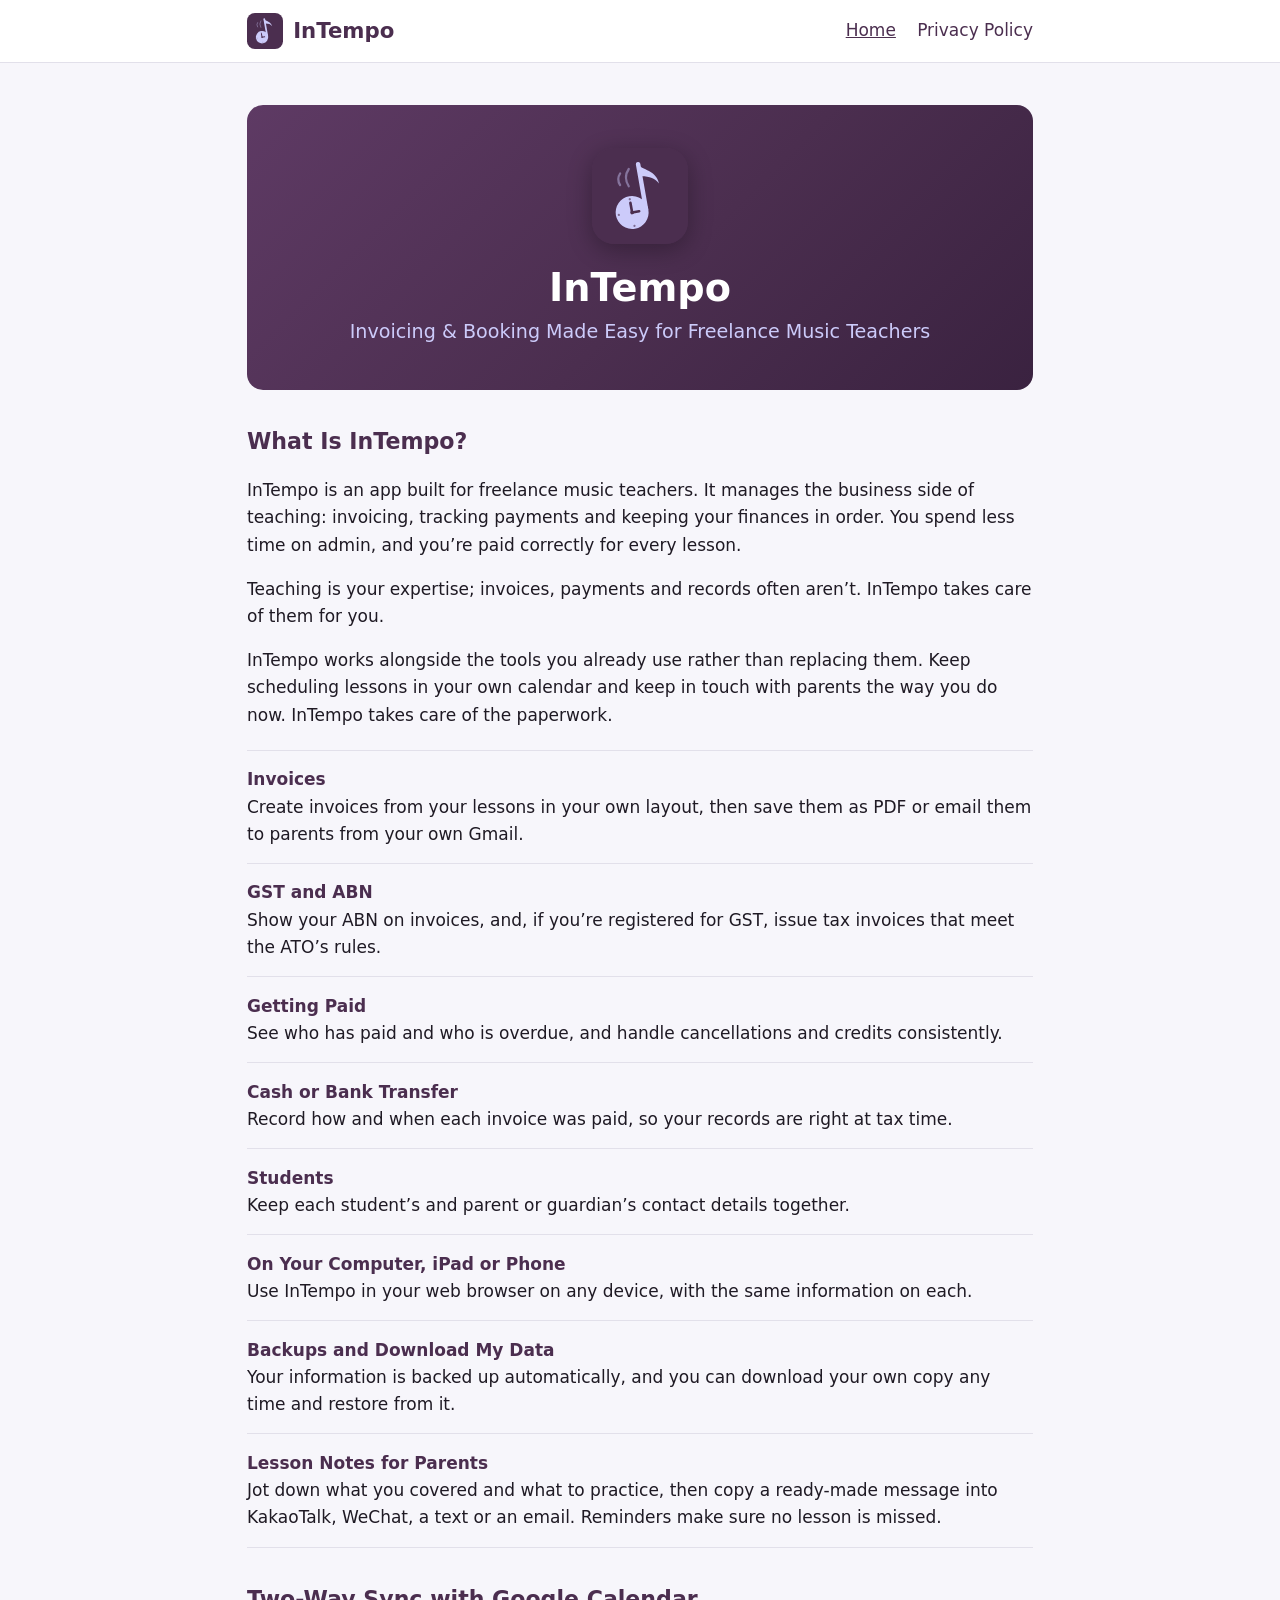
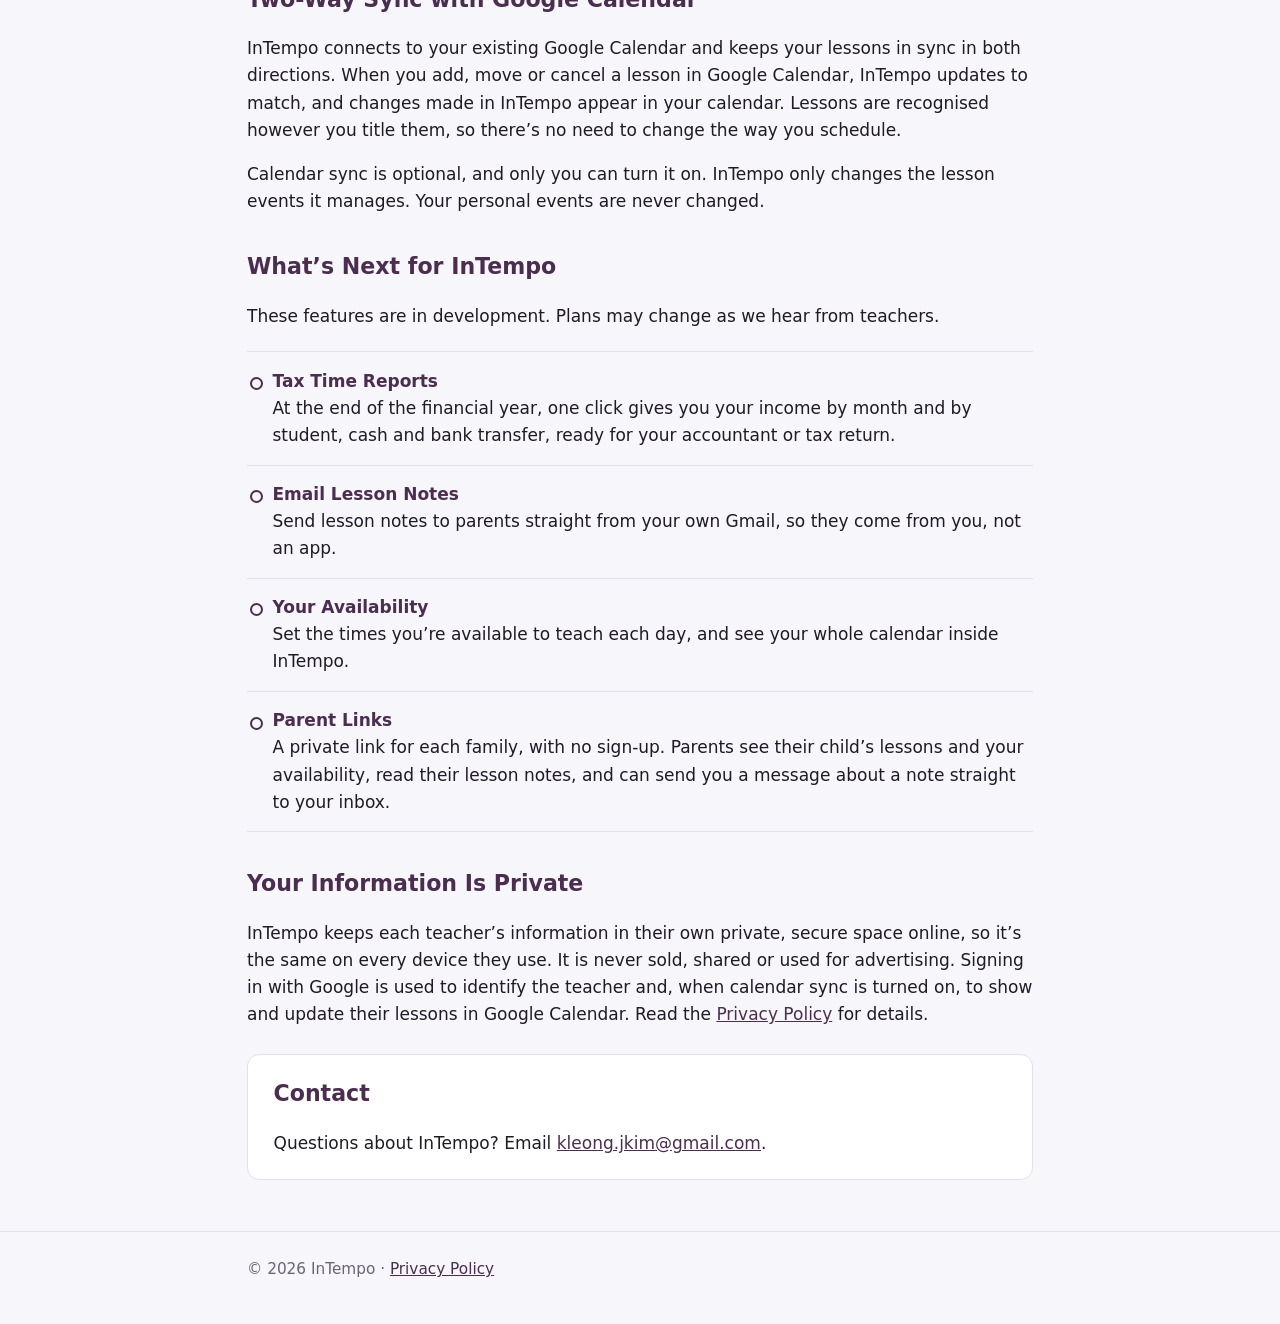
<file: index.html>
<!doctype html>
<html lang="en-AU">
  <head>
    <meta charset="utf-8" />
    <meta name="viewport" content="width=device-width, initial-scale=1" />
    <!-- Prove to Google (Search Console) who owns this site. One tag per Google account; keep both. -->
    <meta name="google-site-verification" content="fAZck-PzUqFykwZjOlX2EIrr_OZhGoI9bUC0-XZHp1o" />
    <meta name="google-site-verification" content="OW9uct1Z-mKEal7HsP9DFRLzScMt0-H4DBURUnXynNo" />
    <title>InTempo</title>
    <meta name="description" content="InTempo makes invoicing easy for freelance music teachers, and works alongside the calendar you already use." />
    <link rel="icon" href="logo.svg" type="image/svg+xml" />
    <link rel="stylesheet" href="styles.css" />
  </head>
  <body>
    <header class="site-header">
      <div class="wrap">
        <a class="brand" href="./"><img src="logo.svg" alt="" />InTempo</a>
        <nav class="site-nav" aria-label="Main">
          <a href="./" aria-current="page">Home</a>
          <a href="privacy.html">Privacy Policy</a>
        </nav>
      </div>
    </header>

    <main class="wrap">
      <section class="hero">
        <img src="logo.svg" alt="InTempo logo" />
        <h1>InTempo</h1>
        <p>Invoicing &amp; Booking Made Easy for Freelance Music Teachers</p>
      </section>

      <h2>What Is InTempo?</h2>
      <p>
        InTempo is an app built for freelance music teachers. It manages the business side of teaching:
        invoicing, tracking payments and keeping your finances in order. You spend less time on admin, and you’re paid
        correctly for every lesson.
      </p>
      <p>
        Teaching is your expertise; invoices, payments and records often aren’t. InTempo takes care of them for you.
      </p>
      <p>
        InTempo works alongside the tools you already use rather than replacing them. Keep scheduling lessons in your
        own calendar and keep in touch with parents the way you do now. InTempo takes care of the paperwork.
      </p>

      <ul class="features">
        <li><strong>Invoices</strong>Create invoices from your lessons in your own layout, then save them as PDF or email them to parents from your own Gmail.</li>
        <li><strong>GST and ABN</strong>Show your ABN on invoices, and, if you’re registered for GST, issue tax invoices that meet the ATO’s rules.</li>
        <li><strong>Getting Paid</strong>See who has paid and who is overdue, and handle cancellations and credits consistently.</li>
        <li><strong>Cash or Bank Transfer</strong>Record how and when each invoice was paid, so your records are right at tax time.</li>
        <li><strong>Students</strong>Keep each student’s and parent or guardian’s contact details together.</li>
        <li><strong>On Your Computer, iPad or Phone</strong>Use InTempo in your web browser on any device, with the same information on each.</li>
        <li><strong>Backups and Download My Data</strong>Your information is backed up automatically, and you can download your own copy any time and restore from it.</li>
        <li><strong>Lesson Notes for Parents</strong>Jot down what you covered and what to practice, then copy a ready-made message into KakaoTalk, WeChat, a text or an email. Reminders make sure no lesson is missed.</li>
      </ul>

      <h2>Two-Way Sync with Google Calendar</h2>
      <p>
        InTempo connects to your existing Google Calendar and keeps your lessons in sync in both directions. When you
        add, move or cancel a lesson in Google Calendar, InTempo updates to match, and changes made in InTempo appear in
        your calendar. Lessons are recognised however you title them, so there’s no need to change the way you
        schedule.
      </p>
      <p>
        Calendar sync is optional, and only you can turn it on. InTempo only changes the lesson events it manages.
        Your personal events are never changed.
      </p>

      <h2>What’s Next for InTempo</h2>
      <p>These features are in development. Plans may change as we hear from teachers.</p>
      <ul class="features upcoming">
        <li><strong>Tax Time Reports</strong>At the end of the financial year, one click gives you your income by month and by student, cash and bank transfer, ready for your accountant or tax return.</li>
        <li><strong>Email Lesson Notes</strong>Send lesson notes to parents straight from your own Gmail, so they come from you, not an app.</li>
        <li><strong>Your Availability</strong>Set the times you’re available to teach each day, and see your whole calendar inside InTempo.</li>
        <li><strong>Parent Links</strong>A private link for each family, with no sign-up. Parents see their child’s lessons and your availability, read their lesson notes, and can send you a message about a note straight to your inbox.</li>
      </ul>

      <h2>Your Information Is Private</h2>
      <p>
        InTempo keeps each teacher’s information in their own private, secure space online, so it’s the same on every
        device they use. It is never sold, shared or used for advertising. Signing in with Google is used to identify
        the teacher and, when calendar sync is turned on, to show and update their lessons in Google Calendar. Read the
        <a href="privacy.html">Privacy Policy</a> for details.
      </p>

      <div class="card">
        <h2 style="margin-top: 0">Contact</h2>
        <p style="margin-bottom: 0">
          Questions about InTempo? Email <a href="mailto:kleong.jkim@gmail.com">kleong.jkim@gmail.com</a>.
        </p>
      </div>
    </main>

    <footer class="site-footer">
      <div class="wrap">© 2026 InTempo · <a href="privacy.html">Privacy Policy</a></div>
    </footer>
  </body>
</html>
</file>
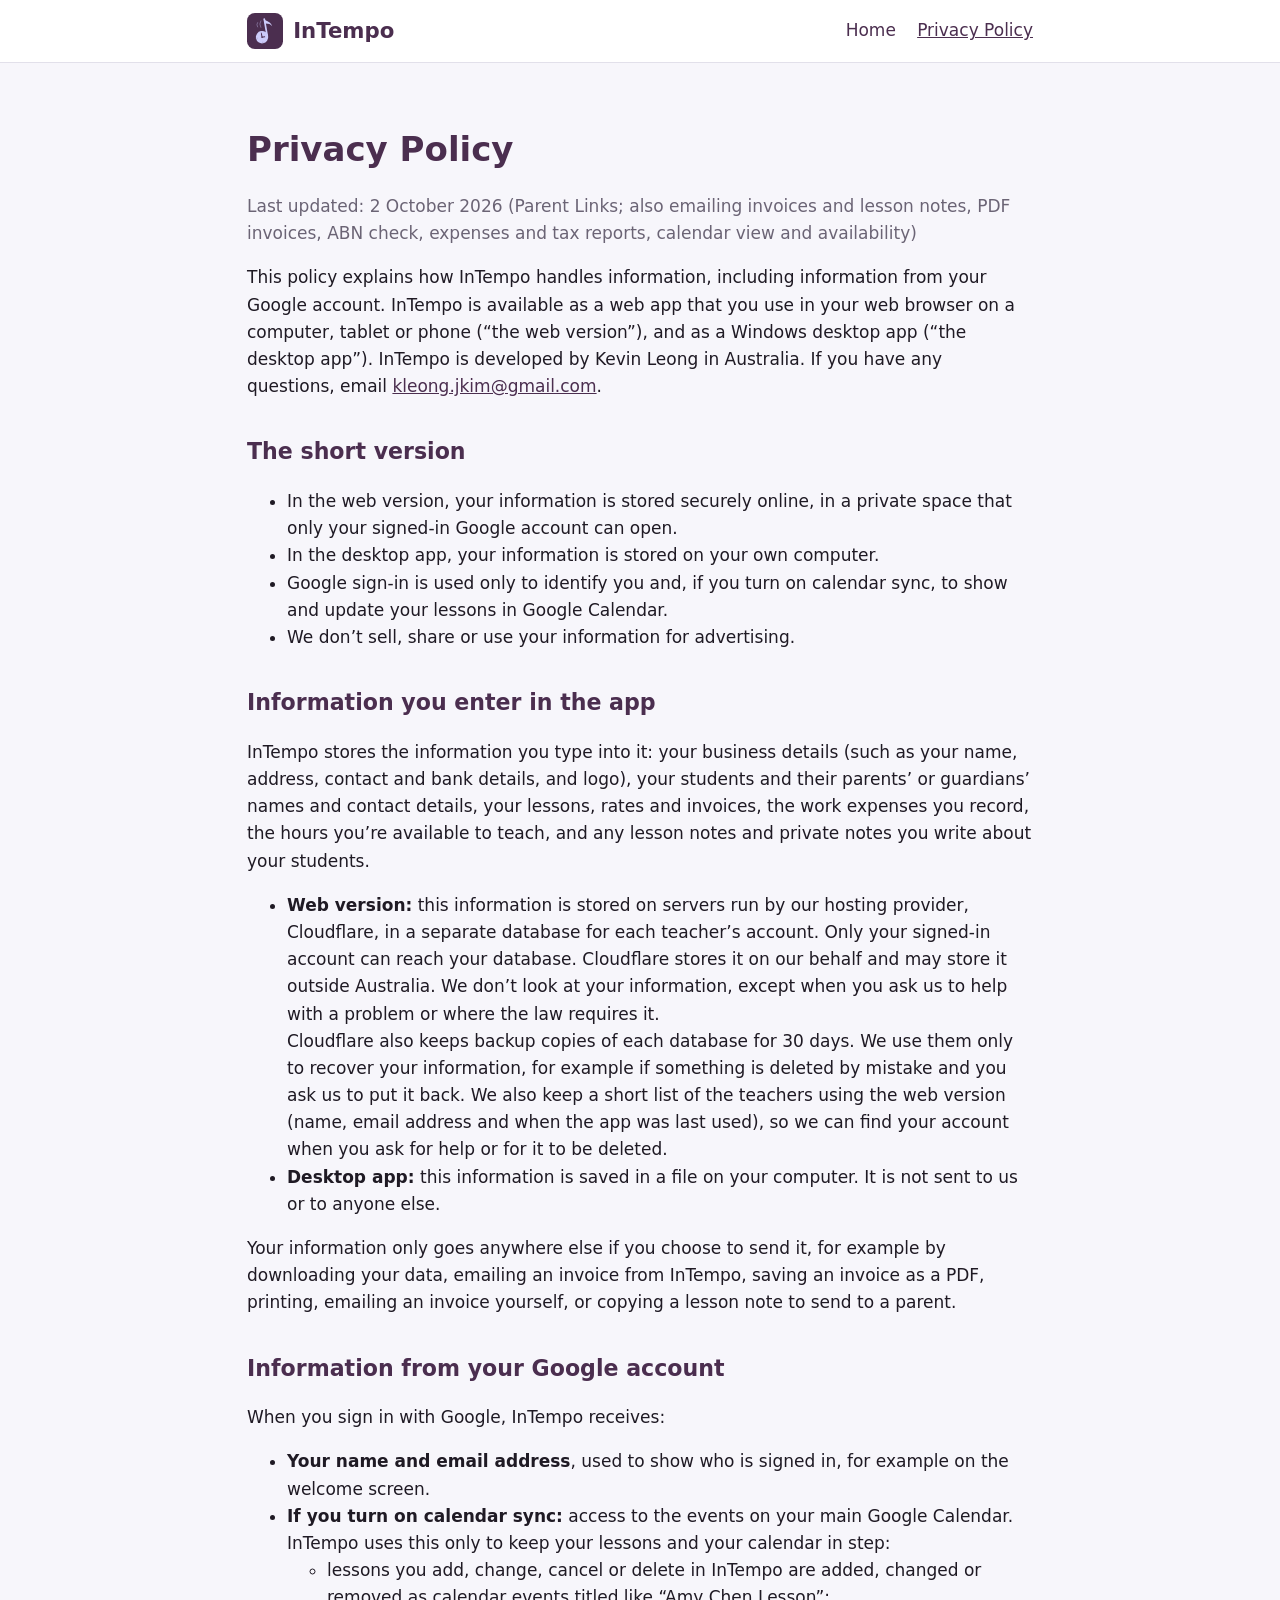
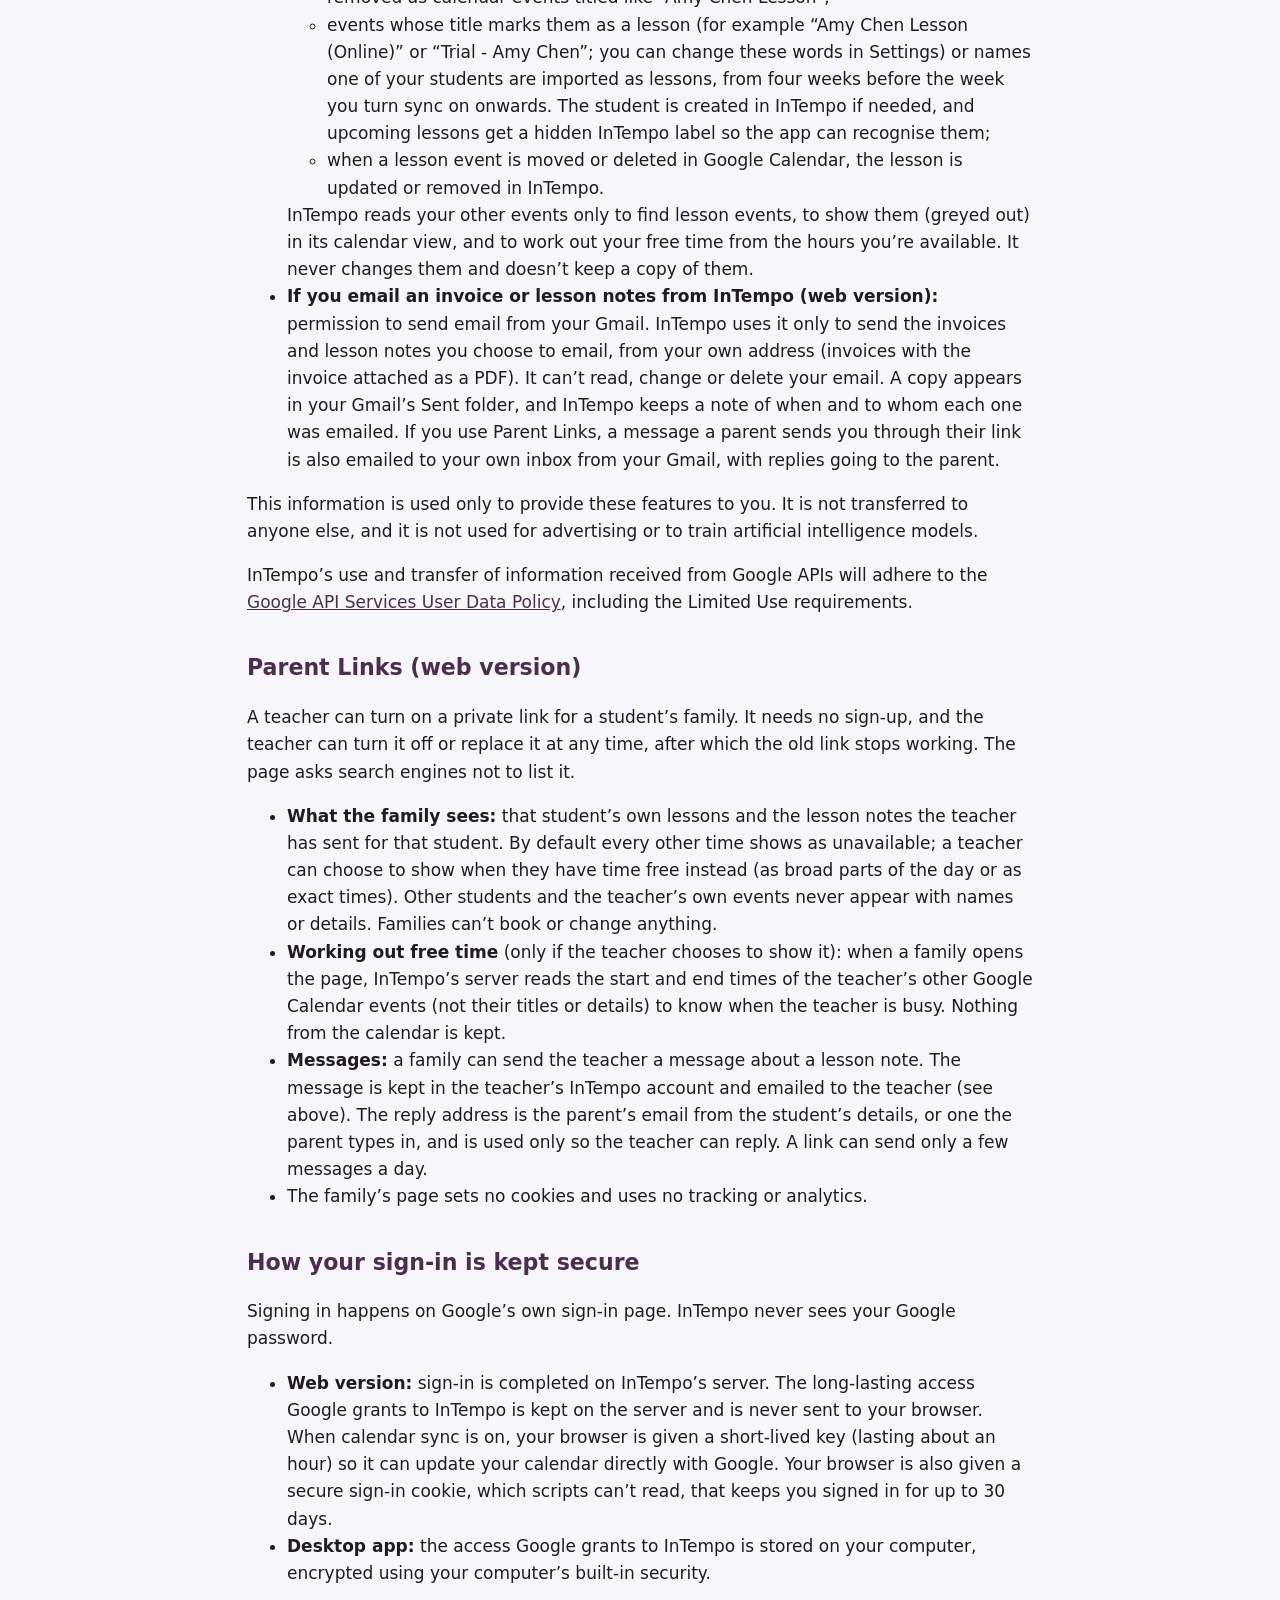
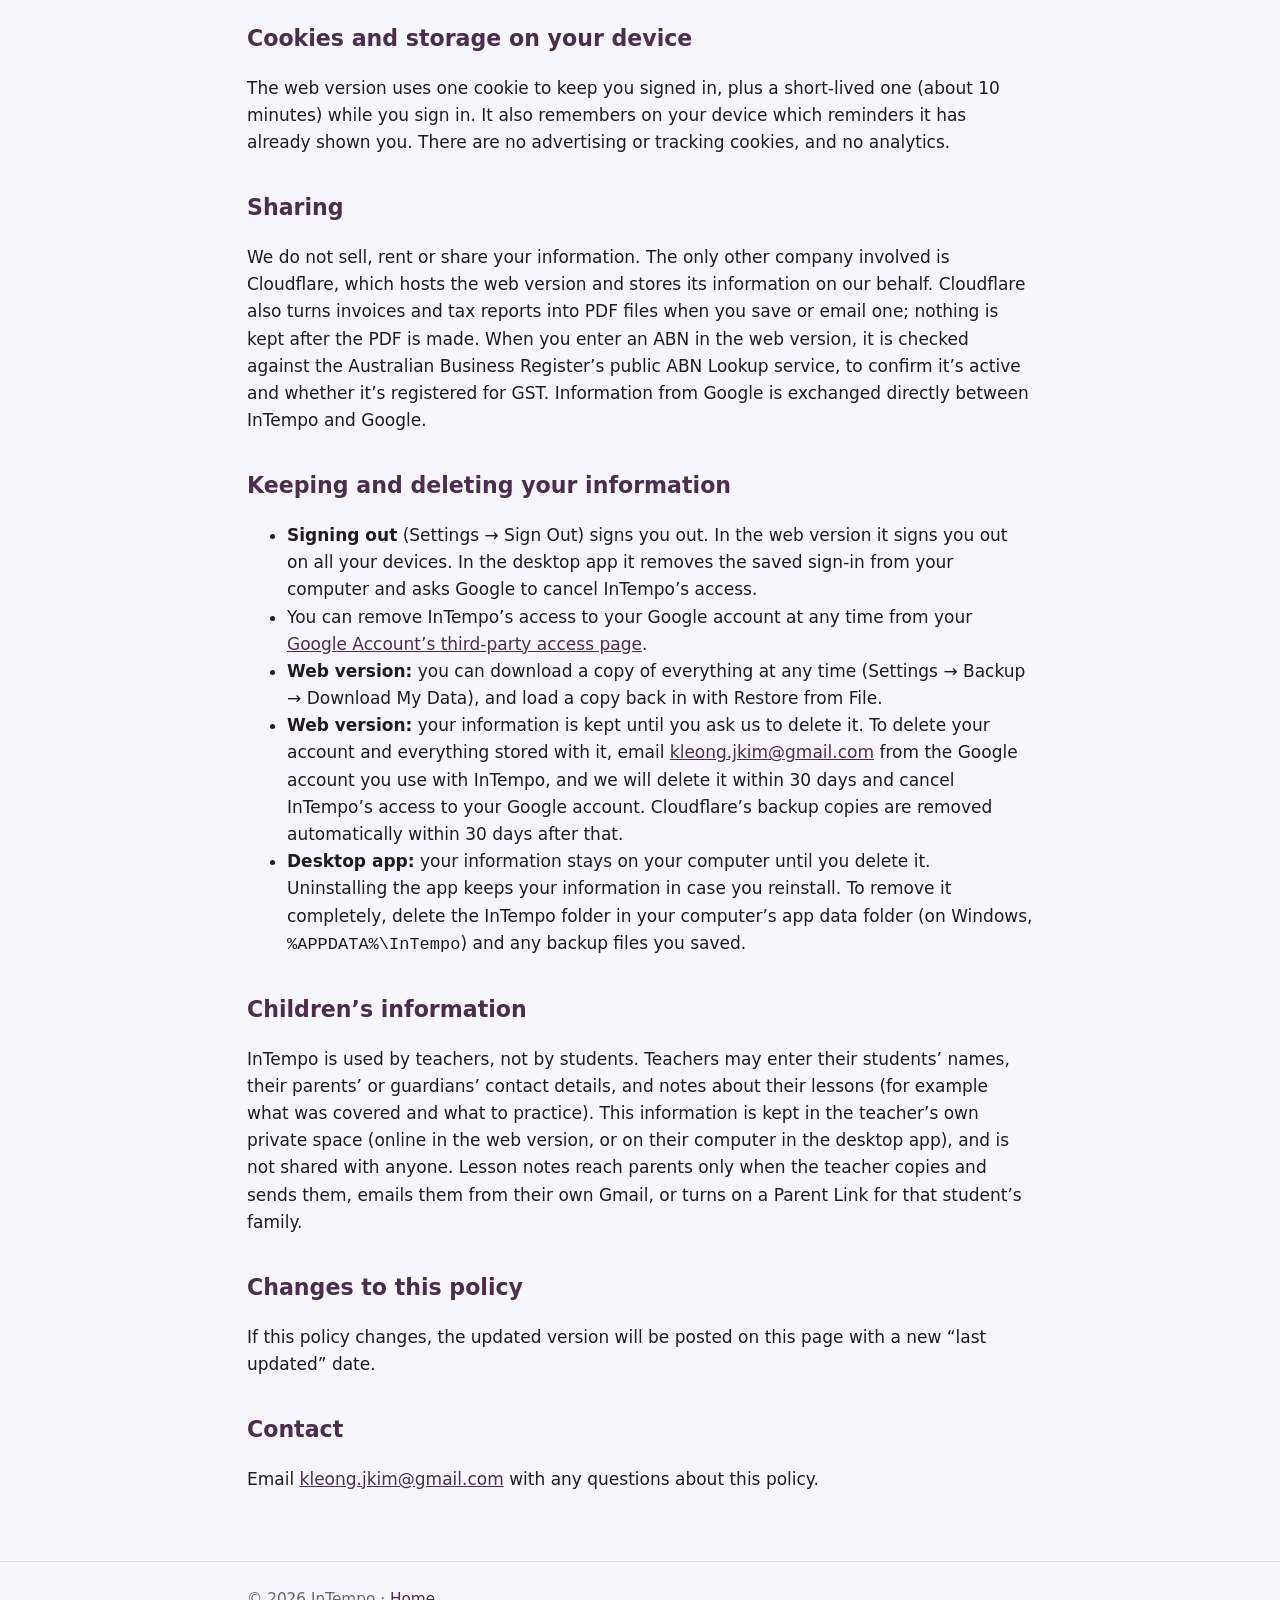
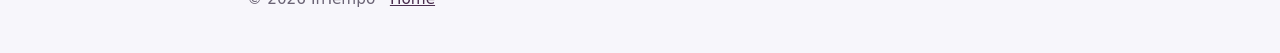
<file: privacy.html>
<!doctype html>
<html lang="en-AU">
  <head>
    <meta charset="utf-8" />
    <meta name="viewport" content="width=device-width, initial-scale=1" />
    <title>Privacy Policy · InTempo</title>
    <meta name="description" content="How the InTempo app handles your information and your Google account data." />
    <link rel="icon" href="logo.svg" type="image/svg+xml" />
    <link rel="stylesheet" href="styles.css" />
  </head>
  <body>
    <header class="site-header">
      <div class="wrap">
        <a class="brand" href="./"><img src="logo.svg" alt="" />InTempo</a>
        <nav class="site-nav" aria-label="Main">
          <a href="./">Home</a>
          <a href="privacy.html" aria-current="page">Privacy Policy</a>
        </nav>
      </div>
    </header>

    <main class="wrap">
      <h1>Privacy Policy</h1>
      <p class="muted">Last updated: 2 October 2026 (Parent Links; also emailing invoices and lesson notes, PDF invoices, ABN check, expenses and tax reports, calendar view and availability)</p>

      <p>
        This policy explains how InTempo handles information, including information from your Google account. InTempo
        is available as a web app that you use in your web browser on a computer, tablet or phone (“the web version”),
        and as a Windows desktop app (“the desktop app”). InTempo is developed by Kevin Leong in Australia. If you have
        any questions, email <a href="mailto:kleong.jkim@gmail.com">kleong.jkim@gmail.com</a>.
      </p>

      <h2>The short version</h2>
      <ul>
        <li>In the web version, your information is stored securely online, in a private space that only your signed-in Google account can open.</li>
        <li>In the desktop app, your information is stored on your own computer.</li>
        <li>Google sign-in is used only to identify you and, if you turn on calendar sync, to show and update your lessons in Google Calendar.</li>
        <li>We don’t sell, share or use your information for advertising.</li>
      </ul>

      <h2>Information you enter in the app</h2>
      <p>
        InTempo stores the information you type into it: your business details (such as your name, address, contact
        and bank details, and logo), your students and their parents’ or guardians’ names and contact details, your
        lessons, rates and invoices, the work expenses you record, the hours you’re available to teach, and any lesson
        notes and private notes you write about your students.
      </p>
      <ul>
        <li>
          <strong>Web version:</strong> this information is stored on servers run by our hosting provider, Cloudflare,
          in a separate database for each teacher’s account. Only your signed-in account can reach your database.
          Cloudflare stores it on our behalf and may store it outside Australia. We don’t look at your information,
          except when you ask us to help with a problem or where the law requires it.
          <br />
          Cloudflare also keeps backup copies of each database for 30 days. We use them only to recover your
          information, for example if something is deleted by mistake and you ask us to put it back. We also keep a
          short list of the teachers using the web version (name, email address and when the app was last used), so we
          can find your account when you ask for help or for it to be deleted.
        </li>
        <li>
          <strong>Desktop app:</strong> this information is saved in a file on your computer. It is not sent to us or to
          anyone else.
        </li>
      </ul>
      <p>
        Your information only goes anywhere else if you choose to send it, for example by downloading your data,
        emailing an invoice from InTempo, saving an invoice as a PDF,
        printing, emailing an invoice yourself, or copying a lesson note to send to a parent.
      </p>

      <h2>Information from your Google account</h2>
      <p>When you sign in with Google, InTempo receives:</p>
      <ul>
        <li>
          <strong>Your name and email address</strong>, used to show who is signed in, for example on the welcome screen.
        </li>
        <li>
          <strong>If you turn on calendar sync:</strong> access to the events on your main Google Calendar. InTempo uses
          this only to keep your lessons and your calendar in step:
          <ul>
            <li>lessons you add, change, cancel or delete in InTempo are added, changed or removed as calendar events titled like “Amy Chen Lesson”;</li>
            <li>events whose title marks them as a lesson (for example “Amy Chen Lesson (Online)” or “Trial - Amy Chen”; you can change these words in Settings) or names one of your students are imported as lessons, from four weeks before the week you turn sync on onwards. The student is created in InTempo if needed, and upcoming lessons get a hidden InTempo label so the app can recognise them;</li>
            <li>when a lesson event is moved or deleted in Google Calendar, the lesson is updated or removed in InTempo.</li>
          </ul>
          InTempo reads your other events only to find lesson events, to show them (greyed out) in its calendar view,
          and to work out your free time from the hours you’re available. It never changes them and doesn’t keep a
          copy of them.
        </li>
        <li>
          <strong>If you email an invoice or lesson notes from InTempo (web version):</strong> permission to send email
          from your Gmail. InTempo uses it only to send the invoices and lesson notes you choose to email, from your own
          address (invoices with the invoice attached as a PDF). It can’t read, change or delete your email. A copy
          appears in your Gmail’s Sent folder, and InTempo keeps a note of when and to whom each one was emailed. If you
          use Parent Links, a message a parent sends you through their link is also emailed to your own inbox from your
          Gmail, with replies going to the parent.
        </li>
      </ul>
      <p>
        This information is used only to provide these features to you. It is not transferred to anyone else, and it is
        not used for advertising or to train artificial intelligence models.
      </p>
      <p>
        InTempo’s use and transfer of information received from Google APIs will adhere to the
        <a href="https://developers.google.com/terms/api-services-user-data-policy">Google API Services User Data Policy</a>,
        including the Limited Use requirements.
      </p>

      <h2>Parent Links (web version)</h2>
      <p>
        A teacher can turn on a private link for a student’s family. It needs no sign-up, and the teacher can turn it off
        or replace it at any time, after which the old link stops working. The page asks search engines not to list it.
      </p>
      <ul>
        <li>
          <strong>What the family sees:</strong> that student’s own lessons and the lesson notes the teacher has sent for
          that student. By default every other time shows as unavailable; a teacher can choose to show when they have
          time free instead (as broad parts of the day or as exact times). Other students and the teacher’s own events
          never appear with names or details. Families can’t book or change anything.
        </li>
        <li>
          <strong>Working out free time</strong> (only if the teacher chooses to show it): when a family opens the page,
          InTempo’s server reads the start and end times of the teacher’s other Google Calendar events (not their titles
          or details) to know when the teacher is busy. Nothing from the calendar is kept.
        </li>
        <li>
          <strong>Messages:</strong> a family can send the teacher a message about a lesson note. The message is kept in
          the teacher’s InTempo account and emailed to the teacher (see above). The reply address is the parent’s email
          from the student’s details, or one the parent types in, and is used only so the teacher can reply. A link can
          send only a few messages a day.
        </li>
        <li>The family’s page sets no cookies and uses no tracking or analytics.</li>
      </ul>

      <h2>How your sign-in is kept secure</h2>
      <p>Signing in happens on Google’s own sign-in page. InTempo never sees your Google password.</p>
      <ul>
        <li>
          <strong>Web version:</strong> sign-in is completed on InTempo’s server. The long-lasting access Google grants
          to InTempo is kept on the server and is never sent to your browser. When calendar sync is on, your browser is
          given a short-lived key (lasting about an hour) so it can update your calendar directly with Google. Your
          browser is also given a secure sign-in cookie, which scripts can’t read, that keeps you signed in for up to 30
          days.
        </li>
        <li>
          <strong>Desktop app:</strong> the access Google grants to InTempo is stored on your computer, encrypted using
          your computer’s built-in security.
        </li>
      </ul>

      <h2>Cookies and storage on your device</h2>
      <p>
        The web version uses one cookie to keep you signed in, plus a short-lived one (about 10 minutes) while you sign
        in. It also remembers on your device which reminders it has
        already shown you. There are no advertising or tracking cookies, and no analytics.
      </p>

      <h2>Sharing</h2>
      <p>
        We do not sell, rent or share your information. The only other company involved is Cloudflare, which hosts the
        web version and stores its information on our behalf. Cloudflare also turns invoices and tax reports into PDF
        files when you save or email one; nothing is kept after the PDF is made. When you enter an ABN in the web version, it
        is checked against the Australian Business Register’s public ABN Lookup service, to confirm it’s active and
        whether it’s registered for GST. Information from Google is exchanged directly between
        InTempo and Google.
      </p>

      <h2>Keeping and deleting your information</h2>
      <ul>
        <li>
          <strong>Signing out</strong> (Settings → Sign Out) signs you out. In the web version it signs you out on all
          your devices. In the desktop app it removes the saved sign-in from your computer and asks Google to cancel
          InTempo’s access.
        </li>
        <li>
          You can remove InTempo’s access to your Google account at any time from your
          <a href="https://myaccount.google.com/permissions">Google Account’s third-party access page</a>.
        </li>
        <li>
          <strong>Web version:</strong> you can download a copy of everything at any time (Settings → Backup →
          Download My Data), and load a copy back in with Restore from File.
        </li>
        <li>
          <strong>Web version:</strong> your information is kept until you ask us to delete it. To delete your account
          and everything stored with it, email <a href="mailto:kleong.jkim@gmail.com">kleong.jkim@gmail.com</a> from
          the Google account you use with InTempo, and we will delete it within 30 days and cancel InTempo’s access to
          your Google account. Cloudflare’s backup copies are removed automatically within 30 days after that.
        </li>
        <li>
          <strong>Desktop app:</strong> your information stays on your computer until you delete it. Uninstalling the
          app keeps your information in case you reinstall. To remove it completely, delete the InTempo folder in your
          computer’s app data folder (on Windows, <code>%APPDATA%\InTempo</code>) and any backup files you saved.
        </li>
      </ul>

      <h2>Children’s information</h2>
      <p>
        InTempo is used by teachers, not by students. Teachers may enter their students’ names, their parents’ or
        guardians’ contact details, and notes about their lessons (for example what was covered and what to practice).
        This information is kept in the teacher’s own private space (online in the web version, or on their computer in
        the desktop app), and is not shared with anyone. Lesson notes reach parents only when the teacher copies and
        sends them, emails them from their own Gmail, or turns on a Parent Link for that student’s family.
      </p>

      <h2>Changes to this policy</h2>
      <p>
        If this policy changes, the updated version will be posted on this page with a new “last updated” date.
      </p>

      <h2>Contact</h2>
      <p>Email <a href="mailto:kleong.jkim@gmail.com">kleong.jkim@gmail.com</a> with any questions about this policy.</p>
    </main>

    <footer class="site-footer">
      <div class="wrap">© 2026 InTempo · <a href="./">Home</a></div>
    </footer>
  </body>
</html>
</file>
<file: styles.css>
:root {
  --plum: #4b2e4f;
  --lavender: #cccbfa;
  --lavender-soft: #ecebfd;
  --bg: #f7f6fb;
  --surface: #ffffff;
  --text: #1f1a24;
  --muted: #6b6475;
  --border: #e2e0ea;

  font-family: 'Segoe UI', system-ui, -apple-system, Roboto, sans-serif;
  font-size: 17px;
  line-height: 1.6;
  color: var(--text);
  background: var(--bg);
}

* {
  box-sizing: border-box;
}

body {
  margin: 0;
  background: var(--bg);
}

a {
  color: var(--plum);
}

.site-header {
  background: var(--surface);
  border-bottom: 1px solid var(--border);
}

.site-header .wrap {
  display: flex;
  align-items: center;
  justify-content: space-between;
  gap: 1rem;
  padding-top: 0.75rem;
  padding-bottom: 0.75rem;
}

.brand {
  display: flex;
  align-items: center;
  gap: 0.6rem;
  font-size: 1.25rem;
  font-weight: 600;
  color: var(--plum);
  text-decoration: none;
}

.brand img {
  width: 36px;
  height: 36px;
}

.site-nav {
  display: flex;
  gap: 1.25rem;
}

.site-nav a {
  text-decoration: none;
  font-weight: 500;
}

.site-nav a[aria-current='page'] {
  text-decoration: underline;
}

.wrap {
  max-width: 820px;
  margin: 0 auto;
  padding: 0 1rem;
}

main.wrap {
  padding-top: 2.5rem;
  padding-bottom: 3rem;
}

.hero {
  text-align: center;
  padding: 2.5rem 1.5rem;
  border-radius: 16px;
  background: linear-gradient(135deg, #5e3a64 0%, var(--plum) 55%, #3a2240 100%);
  color: #fff;
}

.hero img {
  width: 96px;
  height: 96px;
  border-radius: 22px;
  box-shadow: 0 6px 24px rgb(0 0 0 / 0.3);
}

.hero h1 {
  margin: 0.75rem 0 0.25rem;
  color: #fff;
  font-size: 2.25rem;
}

.hero p {
  margin: 0;
  color: var(--lavender);
  font-size: 1.125rem;
}

h1 {
  color: var(--plum);
  line-height: 1.25;
}

h2 {
  margin-top: 2rem;
  color: var(--plum);
  font-size: 1.3rem;
}

/* Feature lists: a simple divided list, one column, easy to read on a phone. */
.features {
  margin: 1.25rem 0 0;
  padding: 0;
  list-style: none;
  border-top: 1px solid var(--border);
}

.features li {
  position: relative;
  padding: 0.9rem 0;
  border-bottom: 1px solid var(--border);
}

/* Planned features get an outlined marker; available ones have none. */
.features.upcoming li {
  padding-left: 1.5rem;
}

.features.upcoming li::before {
  content: '';
  position: absolute;
  left: 0.15rem;
  top: 1.45rem;
  width: 9px;
  height: 9px;
  border-radius: 50%;
  border: 2px solid var(--plum);
}

.features strong {
  display: block;
  color: var(--plum);
}

.card {
  margin-top: 1.5rem;
  padding: 1.25rem 1.5rem;
  background: var(--surface);
  border: 1px solid var(--border);
  border-radius: 12px;
}

.muted {
  color: var(--muted);
}

.site-footer {
  padding: 1.5rem 0 2.5rem;
  border-top: 1px solid var(--border);
  color: var(--muted);
  font-size: 0.9rem;
}

@media (max-width: 560px) {
  .hero h1 {
    font-size: 1.75rem;
  }

  .site-header .wrap {
    flex-direction: column;
    align-items: flex-start;
  }
}
</file>
